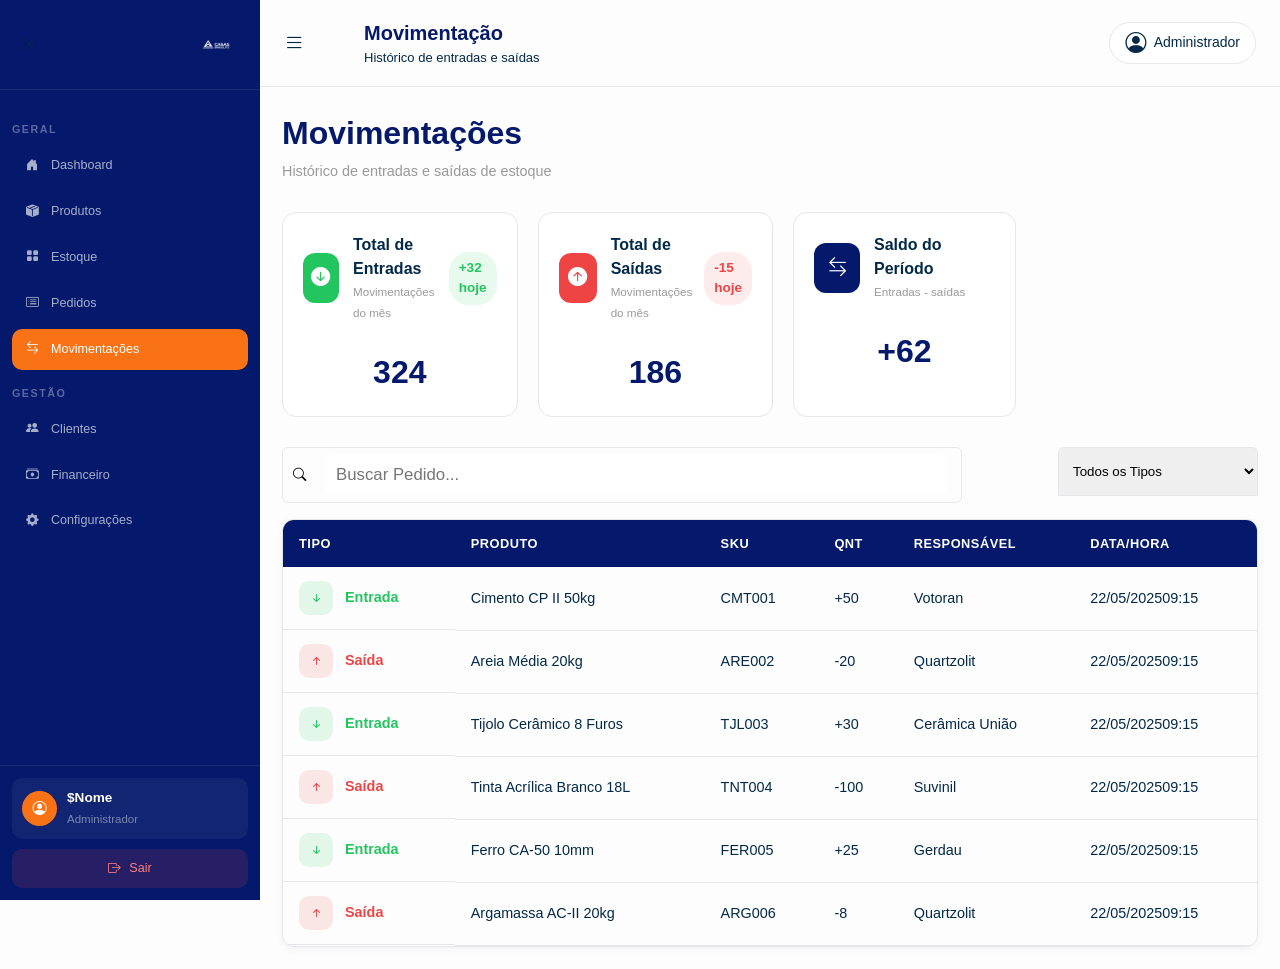
<file: Dashboard/movimentacao.html>
<!DOCTYPE html>
<html lang="en">

<head>
    <meta charset="UTF-8">
    <meta name="viewport" content="width=device-width, initial-scale=1.0">
    <title>Dashboard - Movimentação de Produtos</title>
    <link rel="icon" href="../imagens/logo.png">
    <link rel="stylesheet" href="css/global.css">
    <link rel="stylesheet" href="css/sidebar.css">
    <link rel="stylesheet" href="css/movimentacao.css">
    <link rel="stylesheet" href="https://cdn.jsdelivr.net/npm/bootstrap-icons@1.11.3/font/bootstrap-icons.min.css">
</head>

<body>
    <input type="checkbox" id="menu-toggle">

    <aside class="sidebar">
        <div class="logo">
            <i class="bi bi-x-lg"></i>
            <img src="../imagens/logo-branca.png" alt="logo">
        </div>

        <nav>
            <span class="menu-title">GERAL</span>

            <div class="lista-sidebar">
                <a href="dashboard.html">
                    <i class="bi bi-house-door-fill"></i>
                    <p>Dashboard</p>
                </a>
            </div>

            <div class="lista-sidebar">
                <a href="produtos.html">
                    <i class="bi bi-box-seam-fill"></i>
                    <p>Produtos</p>
                </a>
            </div>

            <div class="lista-sidebar">
                <a href="estoque.html">
                    <i class="bi bi-grid-fill"></i>
                    <p>Estoque</p>
                </a>
            </div>

            <div class="lista-sidebar">
                <a href="pedidos.html" >
                    <i class="bi-card-list"></i>
                    <p>Pedidos</p>
                </a>
            </div>

            <div class="lista-sidebar">
                <a href="movimentacao.html" class="active">
                    <i class="bi bi-arrow-left-right"></i>
                    <p>Movimentações</p>
                </a>
            </div>

            <span class="menu-title">GESTÃO</span>

            <div class="lista-sidebar">
                <a href="#">
                    <i class="bi bi-people-fill"></i>
                    <p>Clientes</p>
                </a>
            </div>

            <div class="lista-sidebar">
                <a href="#">
                    <i class="bi bi-cash-stack"></i>
                    <p>Financeiro</p>
                </a>
            </div>

            <div class="lista-sidebar">
                <a href="#">
                    <i class="bi bi-gear-fill"></i>
                    <p>Configurações</p>
                </a>
            </div>
        </nav>

        <div class="footer-sidebar">
            <div class="user-info-sidebar">
                <i class="bi bi-person-circle"></i>
                <div class="user-name">
                    <p>$Nome</p>
                    <span>Administrador</span>
                </div>
            </div>
            <div class="exit">
                <a href="#">
                    <i class="bi bi-box-arrow-right"></i>
                    <p>Sair</p>
                </a>
            </div>
        </div>
    </aside>

    <div class="content">
        <header class="topbar">
            <div class="topbar-left">
                <label for="menu-toggle" class="menu-btn">
                    <i class="bi bi-list"></i>
                </label>
                <div class="header-left">
                    <h1>Movimentação</h1>
                    <p>Histórico de entradas e saídas</p>
                </div>
            </div>
            <div class="topbar-right">
                <div class="user">
                    <i class="bi bi-person-circle"></i>
                    <p>Administrador</p>
                </div>
            </div>
        </header>

        <main>
            <div class="container-pagina">
                <div class="tabela-header">
                    <div>
                        <h1>Movimentações</h1>
                        <p>Histórico de entradas e saídas de estoque</p>
                    </div>
                </div>

                <div class="kpi-grid">
                    <div class="kpi-card">
                        <div class="kpi-header">
                            <div class="kpi-left">
                                <div class="kpi-icon entrada">
                                    <i class="bi bi-arrow-down-circle-fill"></i>
                                </div>
                                <div>
                                    <div class="kpi-label">Total de Entradas</div>
                                    <small>Movimentações do mês</small>
                                </div>
                            </div>
                            <span class="kpi-extra positivo">
                                +32 hoje
                            </span>
                        </div>
                        <div class="kpi-valor">324</div>
                    </div>


                    <div class="kpi-card">
                        <div class="kpi-header">
                            <div class="kpi-left">
                                <div class="kpi-icon saida">
                                    <i class="bi bi-arrow-up-circle-fill"></i>
                                </div>
                                <div>
                                    <div class="kpi-label">Total de Saídas</div>
                                    <small>Movimentações do mês</small>
                                </div>
                            </div>
                            <span class="kpi-extra negativo">
                                -15 hoje
                            </span>
                        </div>
                        <div class="kpi-valor">186</div>
                    </div>

                    <div class="kpi-card">
                        <div class="kpi-header">
                            <div class="kpi-left">
                                <div class="kpi-icon saldo">
                                    <i class="bi bi-arrow-left-right"></i>
                                </div>
                                <div>
                                    <div class="kpi-label">Saldo do Período</div>
                                    <small>Entradas - saídas</small>
                                </div>
                            </div>
                        </div>
                        <div class="kpi-valor">+62</div>
                    </div>
                </div>

                <div class="main-filtro">
                    <div class="barra-pesquisa">
                        <button>
                            <i class="bi bi-search"></i>
                        </button>
                        <input type="text" name="pesquisa" placeholder="Buscar Pedido...">
                    </div>
                    <div class="status">
                        <select>
                            <option>Todos os Tipos</option>
                            <option>Entrada</option>
                            <option>Saída</option>
                        </select>
                    </div>
                </div>

                <div class="container-tabela-produto">
                    <div class="tabela-wrapper">
                        <div class="tabela">
                            <table>
                                <thead>
                                    <tr>
                                        <th>Tipo</th>
                                        <th>Produto</th>
                                        <th>SKU</th>
                                        <th>Qnt</th>
                                        <th>Responsável</th>
                                        <th>Data/Hora</th>
                                    </tr>
                                </thead>
                                <tbody>
                                    <tr>
                                        <td class="tipo tp-entrada">
                                            <i class="bi bi-arrow-down-short"></i>
                                            <p>Entrada</p>
                                        </td>
                                        <td>Cimento CP II 50kg</td>
                                        <td>CMT001</td>
                                        <td>+50</td>
                                        <td>Votoran</td>
                                        <td class="data">22/05/2025<span>09:15</span></td>
                                    </tr>
                                    <tr>
                                        <td class="tipo tp-saida">
                                            <i class="bi bi-arrow-up-short"></i>
                                            <p>Saída</p>
                                        </td>
                                        <td>Areia Média 20kg</td>
                                        <td>ARE002</td>
                                        <td>-20</td>
                                        <td>Quartzolit</td>
                                        <td class="data">22/05/2025<span>09:15</span></td>
                                    </tr>
                                    <tr>
                                        <td class="tipo tp-entrada">
                                            <i class="bi bi-arrow-down-short"></i>
                                            <p>Entrada</p>
                                        </td>
                                        <td>Tijolo Cerâmico 8 Furos</td>
                                        <td>TJL003</td>
                                        <td>+30</td>
                                        <td>Cerâmica União</td>
                                        <td class="data">22/05/2025<span>09:15</span></td>
                                    </tr>
                                    <tr>
                                        <td class="tipo tp-saida">
                                            <i class="bi bi-arrow-up-short"></i>
                                            <p>Saída</p>
                                        </td>
                                        <td>Tinta Acrílica Branco 18L</td>
                                        <td>TNT004</td>
                                        <td>-100</td>
                                        <td>Suvinil</td>
                                        <td class="data">22/05/2025<span>09:15</span></td>
                                    </tr>
                                    <tr>
                                        <td class="tipo tp-entrada">
                                            <i class="bi bi-arrow-down-short"></i>
                                            <p>Entrada</p>
                                        </td>
                                        <td>Ferro CA-50 10mm</td>
                                        <td>FER005</td>
                                        <td>+25</td>
                                        <td>Gerdau</td>
                                        <td class="data">22/05/2025<span>09:15</span></td>
                                    </tr>
                                    <tr>
                                        <td class="tipo tp-saida">
                                            <i class="bi bi-arrow-up-short"></i>
                                            <p>Saída</p>
                                        </td>
                                        <td>Argamassa AC-II 20kg</td>
                                        <td>ARG006</td>
                                        <td>-8</td>
                                        <td>Quartzolit</td>
                                        <td class="data">22/05/2025<span>09:15</span></td>
                                    </tr>
                                </tbody>
                            </table>
                        </div>
                    </div>
                </div>
            </div>
        </main>
    </div>
</body>

</html>
</file>
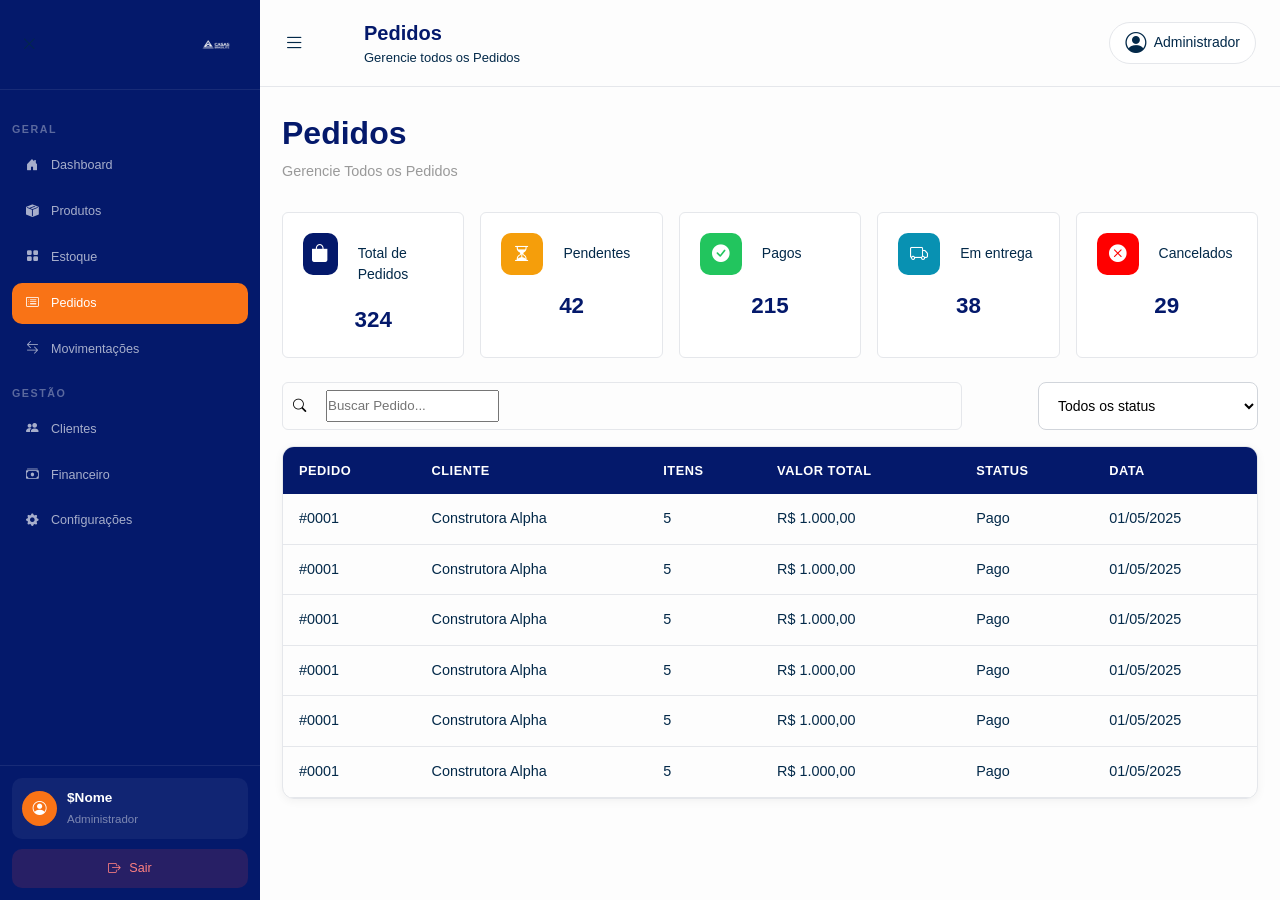
<file: Dashboard/pedidos.html>
<!DOCTYPE html>
<html lang="pt-br">

<head>
    <meta charset="UTF-8">
    <meta name="viewport" content="width=device-width, initial-scale=1.0">
    <title>Dashboard - Pedidos</title>
    <link rel="icon" href="../imagens/logo.png">
    <link rel="stylesheet" href="css/global.css">
    <link rel="stylesheet" href="css/sidebar.css">
    <link rel="stylesheet" href="css/pedidos.css">
    <link rel="stylesheet" href="https://cdn.jsdelivr.net/npm/bootstrap-icons@1.11.3/font/bootstrap-icons.min.css">
</head>

<body>
    <input type="checkbox" id="menu-toggle">

    <aside class="sidebar">
        <div class="logo">
            <i class="bi bi-x-lg"></i>
            <img src="../imagens/logo-branca.png" alt="logo">
        </div>

        <nav>
            <span class="menu-title">GERAL</span>

            <div class="lista-sidebar">
                <a href="dashboard.html">
                    <i class="bi bi-house-door-fill"></i>
                    <p>Dashboard</p>
                </a>
            </div>

            <div class="lista-sidebar">
                <a href="produtos.html">
                    <i class="bi bi-box-seam-fill"></i>
                    <p>Produtos</p>
                </a>
            </div>

            <div class="lista-sidebar">
                <a href="estoque.html">
                    <i class="bi bi-grid-fill"></i>
                    <p>Estoque</p>
                </a>
            </div>

            <div class="lista-sidebar">
                <a href="pedidos.html" class="active">
                    <i class="bi-card-list"></i>
                    <p>Pedidos</p>
                </a>
            </div>

            <div class="lista-sidebar">
                <a href="movimentacao.html">
                    <i class="bi bi-arrow-left-right"></i>
                    <p>Movimentações</p>
                </a>
            </div>

            <span class="menu-title">GESTÃO</span>

            <div class="lista-sidebar">
                <a href="#">
                    <i class="bi bi-people-fill"></i>
                    <p>Clientes</p>
                </a>
            </div>

            <div class="lista-sidebar">
                <a href="#">
                    <i class="bi bi-cash-stack"></i>
                    <p>Financeiro</p>
                </a>
            </div>

            <div class="lista-sidebar">
                <a href="#">
                    <i class="bi bi-gear-fill"></i>
                    <p>Configurações</p>
                </a>
            </div>
        </nav>

        <div class="footer-sidebar">
            <div class="user-info-sidebar">
                <i class="bi bi-person-circle"></i>
                <div class="user-name">
                    <p>$Nome</p>
                    <span>Administrador</span>
                </div>
            </div>
            <div class="exit">
                <a href="#">
                    <i class="bi bi-box-arrow-right"></i>
                    <p>Sair</p>
                </a>
            </div>
        </div>
    </aside>

    <div class="content">
        <header class="topbar">
            <div class="topbar-left">
                <label for="menu-toggle" class="menu-btn">
                    <i class="bi bi-list"></i>
                </label>
                <div class="header-left">
                    <h1>Pedidos</h1>
                    <p>Gerencie todos os Pedidos</p>
                </div>
            </div>
            <div class="topbar-right">
                <div class="user">
                    <i class="bi bi-person-circle"></i>
                    <p>Administrador</p>
                </div>
            </div>
        </header>

        <main>
            <div class="container-pagina">
                <div class="tabela-header">
                    <div>
                        <h1>Pedidos</h1>
                        <p>Gerencie Todos os Pedidos</p>
                    </div>
                    <!-- <a href="cadastro_produtos.php">
                        <i class="bi bi-plus-lg"></i> Novo Pedido
                    </a> -->
                </div>

                <div class="kpi-grid">
                    <div class="kpi-card">
                        <div class="kpi-header">
                            <div class="kpi-icon blue" style="background: var(--title); color: white;">
                                <i class="bi bi-bag-fill"></i>
                            </div>
                            <div class="kpi-label">Total de Pedidos</div>

                        </div>
                        <div class="kpi-valor">324</div>
                    </div>
                    <div class="kpi-card">
                        <div class="kpi-header">
                            <div class="kpi-icon yellow" style="background: #F59E0B; color: white;">
                                <i class="bi bi-hourglass-split"></i>
                            </div>
                            <div class="kpi-label">Pendentes</div>

                        </div>
                        <div class="kpi-valor">42</div>
                    </div>
                    <div class="kpi-card">
                        <div class="kpi-header">
                            <div class="kpi-icon green" style="background: #22C55E; color: white;">
                                <i class="bi bi-check-circle-fill"></i>
                            </div>
                            <div class="kpi-label">Pagos</div>

                        </div>
                        <div class="kpi-valor">215</div>
                    </div>
                    <div class="kpi-card">
                        <div class="kpi-header">
                            <div class="kpi-icon tell" style="background: #0891B2; color: white;">
                                <i class="bi bi-truck"></i>
                            </div>
                            <div class="kpi-label">Em entrega</div>

                        </div>
                        <div class="kpi-valor">38</div>
                    </div>
                    <div class="kpi-card">
                        <div class="kpi-header">
                            <div class="kpi-icon red" style="background: red; color: white;">
                                <i class="bi bi-x-circle-fill"></i>
                            </div>
                            <div class="kpi-label">Cancelados</div>

                        </div>
                        <div class="kpi-valor">29</div>
                    </div>
                </div>

                <div class="main-filtro">
                    <div class="barra-pesquisa">
                        <button>
                            <i class="bi bi-search"></i>
                        </button>
                        <input type="text" name="pesquisa" placeholder="Buscar Pedido...">
                    </div>
                    <div class="status">
                        <select>
                            <option>Todos os status</option>
                            <option>Total de Pedidos</option>
                            <option>Pedentes</option>
                            <option>Pagos</option>
                            <option>Em entrega</option>
                            <option>Cancelados</option>
                        </select>
                    </div>
                </div>


                <div class="container-tabela-produto">
                    <div class="tabela-wrapper">
                        <div class="tabela">
                            <table>
                                <thead>
                                    <tr>
                                        <th>Pedido</th>
                                        <th>Cliente</th>
                                        <th>Itens</th>
                                        <th>Valor Total</th>
                                        <th>Status</th>
                                        <th>Data</th>
                                    </tr>
                                </thead>
                                <tbody>
                                    <tr>
                                        <td>#0001</td>
                                        <td>Construtora Alpha</td>
                                        <td>5</td>
                                        <td>R$ 1.000,00</td>
                                        <td>Pago</td>
                                        <td>01/05/2025</td>
                                    </tr>
                                    <tr>
                                        <td>#0001</td>
                                        <td>Construtora Alpha</td>
                                        <td>5</td>
                                        <td>R$ 1.000,00</td>
                                        <td>Pago</td>
                                        <td>01/05/2025</td>
                                    </tr>
                                    <tr>
                                        <td>#0001</td>
                                        <td>Construtora Alpha</td>
                                        <td>5</td>
                                        <td>R$ 1.000,00</td>
                                        <td>Pago</td>
                                        <td>01/05/2025</td>
                                    </tr>
                                    <tr>
                                       <td>#0001</td>
                                        <td>Construtora Alpha</td>
                                        <td>5</td>
                                        <td>R$ 1.000,00</td>
                                        <td>Pago</td>
                                        <td>01/05/2025</td>
                                    </tr>
                                    <tr>
                                       <td>#0001</td>
                                        <td>Construtora Alpha</td>
                                        <td>5</td>
                                        <td>R$ 1.000,00</td>
                                        <td>Pago</td>
                                        <td>01/05/2025</td>
                                    </tr>
                                    <tr>
                                        <td>#0001</td>
                                        <td>Construtora Alpha</td>
                                        <td>5</td>
                                        <td>R$ 1.000,00</td>
                                        <td>Pago</td>
                                        <td>01/05/2025</td>
                                    </tr>
                                </tbody>
                            </table>
                        </div>
                    </div>
                </div>

            </div>
        </main>
    </div>
</body>

</html>
</file>
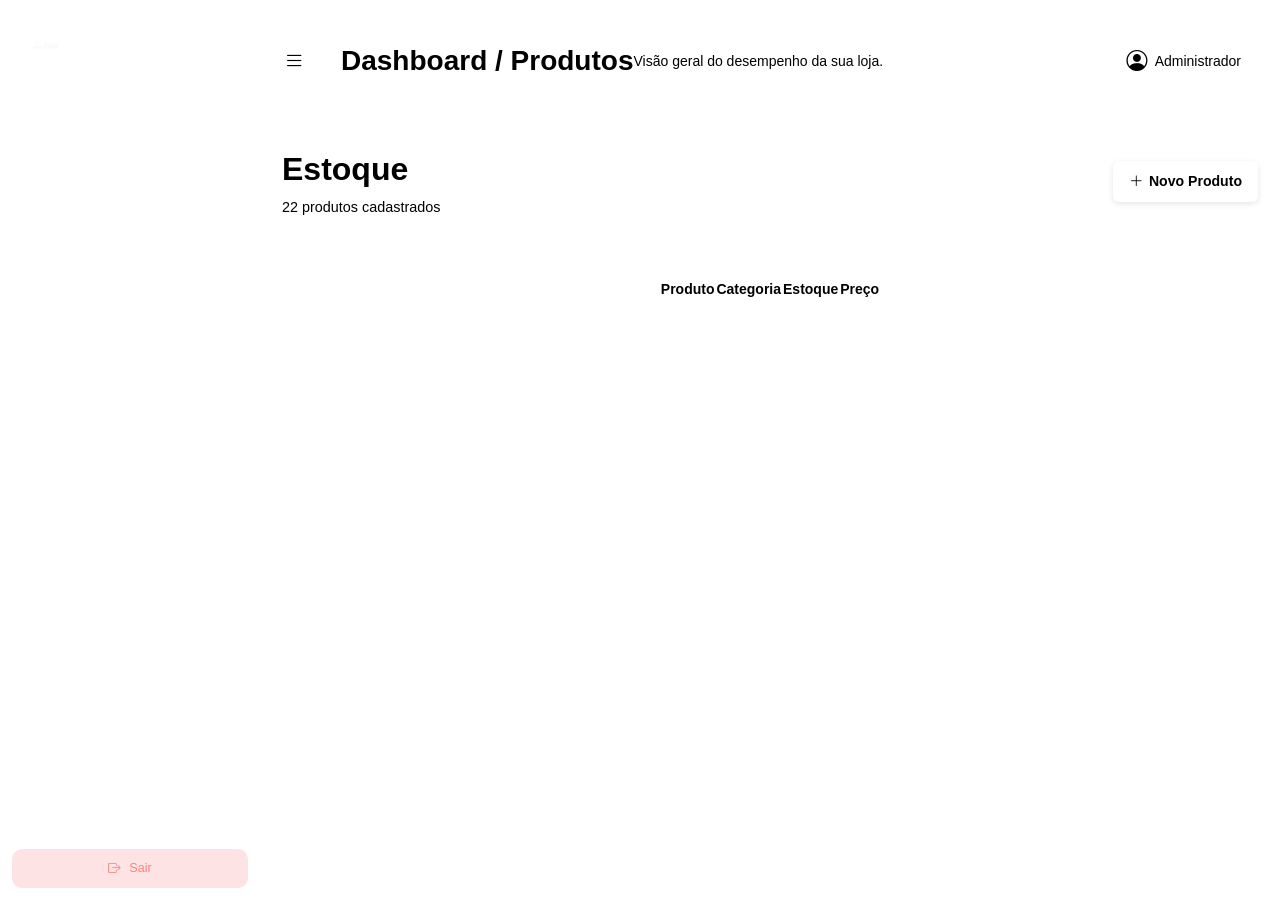
<file: Dashboard/produtos.html>
<!DOCTYPE html>
<html lang="pt-br">

<head>
    <meta charset="UTF-8">
    <meta name="viewport" content="width=device-width, initial-scale=1.0">
    <title>Dashboard - Produtos</title>
    <link rel="icon" href="../imagens/logo.png">
    <link rel="stylesheet" href="css/sidebar.css">
    <link rel="stylesheet" href="css/produtos.css">
    <link rel="stylesheet" href="https://cdn.jsdelivr.net/npm/bootstrap-icons@1.11.3/font/bootstrap-icons.min.css">
</head>

<body>
    <input type="checkbox" id="menu-toggle">

    <aside class="sidebar">

        <div class="logo">
            <img src="../imagens/logo-branca.png" alt="logo">
        </div>

        <nav>

            <div class="lista-sidebar">
                <a href="index.html" class="active">
                    <i class="bi bi-house-fill"></i>
                    <p>Dashboard</p>
                </a>
            </div>

            <div class="lista-sidebar">
                <a href="#">
                    <i class="bi bi-box-seam"></i>
                    <p>Produtos</p>
                </a>
            </div>

            <div class="lista-sidebar">
                <a href="#">
                    <i class="bi bi-pencil-square"></i>
                    <p>Editar Produto</p>
                </a>
            </div>

            <div class="lista-sidebar">
                <a href="#">
                    <i class="bi bi-handbag-fill"></i>
                    <p>Pedidos</p>
                </a>
            </div>

            <div class="lista-sidebar">
                <a href="#">
                    <i class="bi bi-grid-3x3-gap"></i>
                    <p>Estoque</p>
                </a>
            </div>

            <div class="lista-sidebar">
                <a href="#">
                    <i class="bi bi-truck"></i>
                    <p>Entrada/Saída de Materiais</p>
                </a>
            </div>

            <div class="lista-sidebar">
                <a href="#">
                    <i class="bi bi-people-fill"></i>
                    <p>Clientes</p>
                </a>
            </div>

            <div class="lista-sidebar">
                <a href="#">
                    <i class="bi bi-currency-dollar"></i>
                    <p>Fincanceiro</p>
                </a>
            </div>

            <div class="lista-sidebar">
                <a href="#" style="border-bottom: 1px solid var(--border-lista); padding-bottom: 30px;">
                    <i class="bi bi-gear-fill"></i>
                    <p>Configurações</p>
                </a>
            </div>

        </nav>

        <div class="footer-sidebar">
            <div class="user-info-sidebar">
                <i class="bi bi-person-circle"></i>
                <div class="user-name">
                    <p>$NomeDoUsuário</p>
                    <span>Administrador</span>
                </div>
            </div>

            <div class="exit">
                <a href="#">
                    <i class="bi bi-box-arrow-right"></i>
                    <p>Sair</p>
                </a>
            </div>
        </div>
    </aside>

    <div class="content">
        <header class="topbar">
            <div class="topbar-left">
                <label for="menu-toggle" class="menu-btn">
                    <i class="bi bi-list"></i>
                </label>
                <div class="logo">
                    <h1><span>Dashboard</span> / Produtos</h1>
                    <p>Visão geral do desempenho da sua loja.</p>
                </div>
            </div>
            <div class="topbar-right">
                <div class="user">
                    <i class="bi bi-person-circle"></i>
                    <p>Administrador</p>
                </div>
            </div>
        </header>

        <main>
            <div class="container-pagina">
            <div class="tabela-header">
                <div>
                    <h1>Estoque</h1>
                    <p>22 produtos cadastrados</p>
                </div>
                <a href="cadastro_produtos.php" class="btn-header">
                    <i class="bi bi-plus-lg"></i> Novo Produto
                </a>
            </div>
            <div class="container-tabela-produto">
                <table>
                    <thead>
                        <th>Produto</th>
                        <th>Categoria</th>
                        <th>Estoque</th>
                        <th>Preço</th>
                    </thead>
                </table>
            </div>
        </main>
    </div>
</body>

</html>
</file>
<file: Dashboard/css/global.css>
:root {
    --primary: #1D4ED8;
    --green: #22C55E;
    --red: #EF4444;
    --orange: #F97316;
    --orange-hover: #c05000;
    --primary-color: #074880;
    --secondary-color: #C26931;
    --orange-grafico: #ff7700;
    --blue-grafico: #2b09ec;
    --background-color: #fdfdfd;
    --title: #04196B;
    --top-header: #032949e3;
    --text-color: #FFFFFF;
    --border: #e5e7eb;
    --border-fraca: #e9ebee46;
    --detalhes: #032949;
    --icon-box: #aaaaaa;
    --text-info: #707070b4;
    --box-critico: #fa3e3e71;
    --box-atencao: #f9c74f71;
    --text-atencao: #ffd902;
    --text-critico: #ff0000;
    --border-lista: #e5e7eb34;
    --footer-sidebar: #031349;
    
    --primary-blue: #0A1F3C;
    --accent-orange: #F28C07;
    --accent-green: #25D366;
    --bg-light: #F9FAFB;
    --bg-white: #FFFFFF;
    --text-gray: #6B7280;
    --border-color: #E5E7EB;
    --font-main: 'Arial', sans-serif;
}
</file>
<file: Dashboard/css/sidebar.css>
#menu-toggle {
    display: none;
}

.sidebar {
    width: 260px;
    height: 100vh;
    background: var(--title);
    position: fixed;
    left: 0;
    top: 0;
    display: flex;
    flex-direction: column;
    overflow-y: auto;
    overflow-x: hidden;
    z-index: 100;
    transition: .3s;
}

#menu-toggle:checked ~ .sidebar{
    left:-260px;
}

#menu-toggle:checked ~ .content{
    width:100%;
    margin-left:0;
}

.content {
    width: calc(100% - 260px);
    margin-left: 260px;
    min-height: 100vh;
}

.logo {
    display: flex;
    justify-content: space-between;
    align-items: center;
    padding: 22px;
    border-bottom: 1px solid rgba(255, 255, 255, .08);
}

.logo-left {
    display: flex;
    align-items: center;
    gap: 12px;
}

.logo img {
    width: 45px;
    height: 45px;
    object-fit: contain;
}

.logo-text {
    display: flex;
    flex-direction: column;
}

.logo-text h2 {
    color: white;
    font-size: 1rem;
    font-weight: 700;
}

.logo-text p {
    color: rgba(255, 255, 255, .45);
    font-size: .68rem;
    letter-spacing: 1px;
}

.menu-sidebar {
    color: rgba(255, 255, 255, .5);
    font-size: 1.1rem;
    cursor: pointer;
    display:flex;
    align-items:center;
    justify-content:center;
}

.menu-sidebar:hover {
    color: white;
}

.sidebar nav {
    flex: 1;
    padding: 16px 12px;
}

.menu-title {
    display: block;
    color: rgba(255, 255, 255, .35);
    font-size: .67rem;
    font-weight: 600;
    letter-spacing: 1.5px;
    margin: 15px 0 8px;
}

.lista-sidebar {
    margin-bottom: 5px;
}

.lista-sidebar a {
    display: flex;
    align-items: center;
    gap: 12px;
    padding: 11px 14px;
    border-radius: 10px;
    text-decoration: none;
    color: rgba(255, 255, 255, .65);
    transition: .3s;
}

.lista-sidebar a:hover {
    background: rgba(255, 255, 255, .08);
    color: white;
}

.lista-sidebar a.active {
    background: var(--orange);
    color: white;
}

.lista-sidebar a.active i {
    color: white;
}

.footer-sidebar {
    padding: 12px;
    border-top: 1px solid rgba(255, 255, 255, .08);
}

.user-info-sidebar {
    display: flex;
    align-items: center;
    gap: 10px;
    background: rgba(255, 255, 255, .05);
    padding: 10px;
    border-radius: 10px;
    margin-bottom: 10px;
}

.user-info-sidebar i {
    width: 35px;
    height: 35px;
    display: flex;
    align-items: center;
    justify-content: center;
    border-radius: 50%;
    background: var(--orange);
    color: white;

}

.user-name p {
    color: white;
    font-size: .85rem;
    font-weight: 600;

}

.user-name span {
    color: rgba(255, 255, 255, .45);
    font-size: .72rem;

}

.exit a {

    display: flex;
    align-items: center;
    justify-content: center;
    gap: 8px;
    width: 100%;
    padding: 10px;
    border-radius: 10px;
    background: rgba(239, 68, 68, .15);
    color: #ff8080;
    text-decoration: none;
    transition: .3s;
}

.exit a:hover {

    background: rgba(239, 68, 68, .25);

}
</file>
<file: Dashboard/css/movimentacao.css>
*,
*::before,
*::after {
    box-sizing: border-box;
    margin: 0;
    padding: 0;
}

a {
    font-size: .9em;
}

body {
    font-family: 'Inter', sans-serif;
    background: var(--background-color);
    color: var(--detalhes);
    font-size: 14px;
    line-height: 1.5;
    display: flex;
    overflow-x: hidden;
}

.topbar {
    background: var(--background-color);
    border-bottom: 1px solid var(--border);
    padding: 18px 24px;
    height: auto;
    display: flex;
    align-items: center;
    justify-content: space-between;
    position: sticky;
    top: 0;
    z-index: 100;
}

.topbar-left {
    display: flex;
    align-items: center;
    gap: 14px;
}

.topbar i {
    font-size: 1.5em;
}

.topbar label {
    margin-bottom: 0;
    display: flex;
    align-items: center;
}

.header-left {
    display: flex;
    flex-direction: column;
    padding: 0 45px;
}

.header-left h1 {
    font-size: 20px;
    font-weight: 600;
    color: var(--title);
}

.header-left p {
    font-size: 13px;
    color: var(--detalhes);
}

.topbar-right {
    display: flex;
    align-items: center;
    gap: 12px;
}

.user {
    display: flex;
    align-items: center;
    gap: 8px;
    background: var(--text-color);
    border: 1px solid var(--border);
    border-radius: 24px;
    padding: 4px 15px;
    cursor: pointer;
}

.container-pagina {
    padding: 22px;
    max-width: 1550px;
    margin: 0 auto;
}

.tabela-header {
    display: flex;
    justify-content: space-between;
    align-items: center;
    margin-bottom: 30px;
}

.tabela-header h1 {
    font-size: 2rem;
    color: var(--title);
    font-weight: 700;
}

.tabela-header p {
    font-size: .9rem;
    color: var(--text-info);
    margin-top: 4px;
}

.kpi-grid {
    display: grid;
    grid-template-columns: repeat(4, 1fr);
    gap: 20px;
    margin-bottom: 30px;
}

.kpi-card {
    background: var(--text-color);
    border: 1px solid var(--border);
    border-radius: 14px;
    padding: 20px;
    transition: .3s;
}

.kpi-card:hover {
    transform: translateY(-4px);
    box-shadow: 0 10px 25px rgba(0, 0, 0, .08);
}

.kpi-header {
    display: flex;
    justify-content: space-between;
    align-items: center;
}

.kpi-left {
    display: flex;
    align-items: center;
    gap: 14px;
}

.kpi-icon {
    width: 50px;
    height: 50px;
    border-radius: 12px;
    display: flex;
    justify-content: center;
    align-items: center;
    color: white;
    font-size: 1.2rem;
}

.entrada {
    background: var(--green);
}

.saida {
    background: var(--red);
}

.saldo {
    background: var(--title);
}

.kpi-label {
    font-size: 1rem;
    font-weight: 600;
    color: var(--detalhes);
}

.kpi-left small {
    color: var(--text-info);
}

.kpi-extra {
    font-size: .85rem;
    font-weight: 600;
    padding: 6px 10px;
    border-radius: 20px;
}

.positivo {
    background: rgba(34, 197, 94, .1);
    color: var(--green);
}

.negativo {
    background: rgba(239, 68, 68, .1);
    color: var(--red);
}

.kpi-valor {
    margin-top: 25px;
    font-size: 2rem;
    font-weight: 700;
    color: var(--title);
    text-align: center;
}

.main-filtro {
    display: flex;
    gap: 10px;
    justify-content: space-between;
}

.main-filtro form {
    display: flex;
    gap: 10px;
}

.barra-pesquisa {
    border: 1px solid var(--border);
    padding: 7px 10px;
    border-radius: 6px;
    gap: 20px;
    display: flex;
    max-width: 680px;
    width: 100%;
}

.barra-pesquisa button {
    border: none;
    background: none;
}

.item-resultado {
    color: var(--icon-box);
    padding: 20px 0;
    display: flex;
    align-items: center;
    font-size: 14px;

}

input {
    border: none;
    border-radius: 6px;
    padding: 10px;
    outline: none;
    width: 620px;
    font-size: 1.2em;
}

select {
    border: 1px solid var(--border);
    border-top-left-radius: 6px;
    border-top-right-radius: 6px;
    padding: 15px 10px;
    min-width: 200px;
    outline: none;
}

.main-resultados {
    display: flex;
    gap: 10px;
    font-family: 'Inter', sans-serif;
    font-size: 18px;
}

.resultados-busca {
    border: 1px solid var(--border);
    border-radius: 6px;
    gap: 10px;
    max-height: 300px;
    overflow-y: scroll;
    padding: 10px;
    position: absolute;
    z-index: 10;
    background: var(--background-color);
}

.item-resultado {
    border-bottom: 1px solid #e5e7eb;
    width: auto;
    display: flex;
    justify-content: space-between;
}

.item-resultado:last-child {
    border-bottom: none;
}

.link-resultado {
    text-decoration: none;
    display: block;
    color: inherit;
}

.info-resultado {
    display: flex;
    gap: 10px;
    padding: 7px 10px;
}

.info-resultado .resultado {
    border-right: 1px solid var(--title);
    padding: 0 7px;
}

.info-resultado .resultado:last-child {
    border-right: none;
}


.container-tabela-produto {
    margin-top: 16px;
}

.tabela-wrapper {
    background: var(--background-color);
    border: 1px solid var(--border);
    border-radius: 12px;
    overflow: hidden;
    box-shadow: 0 2px 10px rgba(0, 0, 0, 0.05);
    transition: .3s;
}

.tabela-wrapper:hover {
    box-shadow: 0 5px 20px rgba(0, 0, 0, 0.08);
}

.tabela table {
    width: 100%;
    border-collapse: collapse;
}

.tabela thead {
    background: var(--title);
    color: var(--text-color);
}

.tabela thead th {
    padding: 14px 16px;
    text-align: left;
    font-size: .8rem;
    font-weight: 600;
    text-transform: uppercase;
    letter-spacing: .04em;
    white-space: nowrap;
}

.tabela tbody td {
    padding: 14px 16px;
    border-bottom: 1px solid var(--border);
    color: var(--detalhes);
    font-size: .9rem;
    vertical-align: middle;
}

.tabela tbody tr {
    transition: 0.2s;
    cursor: pointer;
}

.tabela tbody tr:hover {
    background-color: rgba(7, 72, 128, 0.04);
}

.tipo {
    display: flex;
    align-items: center;
    gap: 12px;
    font-weight: 500;
}

.tipo i {
    width: 34px;
    height: 34px;
    border-radius: 10px;
    display: flex;
    align-items: center;
    justify-content: center;
    font-size: 1rem;
}

.tp-entrada p {
    color: var(--green);
    font-weight: 600;
}

.tp-entrada i {
    background: rgba(34, 197, 94, .12);
    color: var(--green);
}

.tp-saida p {
    color: var(--red);
    font-weight: 600;
}

.tp-saida i {
    background: rgba(239, 68, 68, .12);
    color: var(--red);
}

.paginacao {
    display: flex;
    justify-content: center;
    align-items: center;
    gap: 10px;
    margin: 30px 0;
}

.box-num {
    display: flex;
    gap: 10px;
}

.box-num a {
    display: flex;
    align-items: center;
    justify-content: center;
    width: 40px;
    height: 40px;
    
    border: 2px solid #ff6b00;
    border-radius: 10px;
    
    color: #ff6b00;
    text-decoration: none;
    font-weight: 600;

    transition: all 0.3s ease;
}

.box-num a:hover {
    background: #ff6b00;
    color: #fff;
    transform: translateY(-2px);
}

.paginacao a.ativo {
    background: #ff6b00;
    color: #fff;
    box-shadow: 0 4px 10px rgba(255, 107, 0, 0.3);
}

.paginacao i {
    color: var(--navy);
    font-size: 20px;
}
</file>
<file: Dashboard/css/pedidos.css>
*,
*::before,
*::after {
    box-sizing: border-box;
    margin: 0;
    padding: 0;
}

a {
    font-size: .9em;
}

body {
    font-family: 'Inter', sans-serif;
    background: var(--background-color);
    color: var(--detalhes);
    font-size: 14px;
    line-height: 1.5;
    display: flex;
    overflow-x: hidden;
}

.status select {
    border: 1px solid var(--border);
    border-top-left-radius: 6px;
    border-top-right-radius: 6px;
    padding: 15px 10px;
    min-width: 200px;
    outline: none;
}

.status-pedido-select {
    padding: 5px;
    border-radius: 4px;
    border: 1px solid #ccc;
    background: #fff;
    cursor: pointer;
}

.topbar {
    background: var(--background-color);
    border-bottom: 1px solid var(--border);
    padding: 18px 24px;
    height: auto;
    display: flex;
    align-items: center;
    justify-content: space-between;
    position: sticky;
    top: 0;
    z-index: 100;
}

.topbar-left {
    display: flex;
    align-items: center;
    gap: 14px;
}

.topbar i {
    font-size: 1.5em;
}

.topbar label {
    margin-bottom: 0;
    display: flex;
    align-items: center;
}

.header-left {
    display: flex;
    flex-direction: column;
    padding: 0 45px;
}

.header-left h1 {
    font-size: 20px;
    font-weight: 600;
    color: var(--title);
}

.header-left p {
    font-size: 13px;
    color: var(--detalhes);
}

.topbar-right {
    display: flex;
    align-items: center;
    gap: 12px;
}

.user {
    display: flex;
    align-items: center;
    gap: 8px;
    background: var(--text-color);
    border: 1px solid var(--border);
    border-radius: 24px;
    padding: 4px 15px;
    cursor: pointer;
}

.container-pagina {
    padding: 22px;
    max-width: 1550px;
    margin: 0 auto;
}

.tabela-header {
    display: flex;
    justify-content: space-between;
    align-items: center;
    margin-bottom: 30px;
}

.tabela-header h1 {
    font-size: 2rem;
    color: var(--title);
    font-weight: 700;
}

.tabela-header p {
    font-size: .9rem;
    color: var(--text-info);
    margin-top: 4px;
}

.status select {
    width: 220px;
    height: 48px;
    padding: 0 15px;
    border: 1px solid #d1d5db;
    border-radius: 8px;
    background: white;
    font-size: 14px;
    cursor: pointer;
}

.tabela-header a {
    text-decoration: none;
    background: var(--orange);
    color: var(--text-color);
    padding: 10px 16px;
    font-weight: 600;
    border-radius: 6px;
    transition: .3s ease;
    box-shadow: 0 2px 6px rgba(0, 0, 0, 0.1);
    font-size: .88rem;
    display: flex;
    align-items: center;
    gap: 6px;
}

.tabela-header a:hover {
    background: var(--orange-hover);
}

.kpi-grid {
    display: grid;
    grid-template-columns: repeat(5, 1fr);
    gap: 16px;
    margin-bottom: 24px;
}

.kpi-card {
    background: var(--text-color);
    border-radius: 6px;
    padding: 20px;
    border: 1px solid var(--border);
    transition: 0.3s ease;
}

.kpi-header {
    display: flex;
    align-items: flex-start;
    gap: 20px;
    margin-bottom: 14px;
}

.kpi-icon {
    width: 42px;
    height: 42px;
    border-radius: 10px;
    display: flex;
    align-items: center;
    justify-content: center;
    font-size: 1.1rem;
}

.kpi-label {
    font-size: 1em;
    margin-top: 10px;
    margin-bottom: 4px;
    font-weight: 500;
}

.kpi-valor {
    text-align: center;
    font-size: 1.4rem;
    font-weight: 700;
    color: var(--title);
}

.main-filtro {
    display: flex;
    gap: 10px;
    justify-content: space-between;
}

.main-filtro form {
    display: flex;
    gap: 10px;
}

.barra-pesquisa {
    border: 1px solid var(--border);
    padding: 7px 10px;
    border-radius: 6px;
    gap: 20px;
    display: flex;
    max-width: 680px;
    width: 100%;
}

.barra-pesquisa button {
    border: none;
    background: none;
}

.pesquisa-filtro {
    border: none;
    border-radius: 6px;
    padding: 10px;
    outline: none;
    width: 620px;
    font-size: 1.2em;
}

.main-resultados {
    display: flex;
    gap: 10px;
    font-family: 'Inter', sans-serif;
    font-size: 18px;
}

.resultados-busca {
    border: 1px solid var(--border);
    border-radius: 6px;
    gap: 10px;
    max-height: 300px;
    overflow-y: scroll;
    padding: 10px;
    position: absolute;
    z-index: 10;
    background: var(--background-color);
}

.item-resultado {
    border-bottom: 1px solid #e5e7eb;
    width: auto;
    display: flex;
    justify-content: space-between;
}

.item-resultado:last-child {
    border-bottom: none;
}

.link-resultado {
    text-decoration: none;
    display: block;
    color: inherit;
}

.info-resultado {
    display: flex;
    gap: 10px;
    padding: 7px 10px;
}

.info-resultado .resultado {
    border-right: 1px solid var(--title);
    padding: 0 7px;
}

.info-resultado .resultado:last-child {
    border-right: none;
}

.container-tabela-produto {
    margin-top: 16px;
}

.tabela-wrapper {
    background: var(--background-color);
    border: 1px solid var(--border);
    border-radius: 12px;
    overflow: hidden;
    box-shadow: 0 2px 10px rgba(0, 0, 0, 0.05);
    transition: .3s;
}

.tabela-wrapper:hover {
    box-shadow: 0 5px 20px rgba(0, 0, 0, 0.08);
}

.tabela table {
    width: 100%;
    border-collapse: collapse;
}

.tabela thead {
    background: var(--title);
    color: var(--text-color);
}

.tabela thead th {
    padding: 14px 16px;
    text-align: left;
    font-size: .8rem;
    font-weight: 600;
    text-transform: uppercase;
    letter-spacing: .04em;
    white-space: nowrap;
}

.tabela tbody td {
    padding: 14px 16px;
    border-bottom: 1px solid var(--border);
    color: var(--detalhes);
    font-size: .9rem;
    vertical-align: middle;
}

.tabela tbody tr {
    transition: 0.2s;
    cursor: pointer;
}

.tabela tbody tr:hover {
    background-color: rgba(7, 72, 128, 0.04);
}
/* Paginação */

.paginacao {
    display: flex;
    justify-content: center;
    align-items: center;
    gap: 10px;
    margin: 30px 0;
}

.box-num {
    display: flex;
    gap: 10px;
}

.box-num a {
    display: flex;
    align-items: center;
    justify-content: center;
    width: 40px;
    height: 40px;
    border: 2px solid #ff6b00;
    border-radius: 10px;
    color: #ff6b00;
    text-decoration: none;
    font-weight: 600;
    transition: all 0.3s ease;
}

.box-num a:hover {
    background: #ff6b00;
    color: #fff;
    transform: translateY(-2px);
}

.paginacao a.ativo {
    background: #ff6b00;
    color: #fff;
    border-color: #ff6b00;
    box-shadow: 0 4px 10px rgba(255, 107, 0, 0.3);
}

.paginacao i {
    color: var(--navy);
    font-size: 20px;
}

.paginacao a:focus,
.paginacao a:focus-visible,
.paginacao a:active {
    outline: none;
}
</file>
<file: Dashboard/css/produtos.css>
*,
*::before,
*::after {
    box-sizing: border-box;
    margin: 0;
    padding: 0;
}

a {
    font-size: .9em;
}

body {
    font-family: 'Inter', sans-serif;
    background: var(--background-color);
    color: var(--detalhes);
    font-size: 14px;
    line-height: 1.5;
    display: flex;
    overflow-x: hidden;
}


.topbar {
    background: var(--background-color);
    border-bottom: 1px solid var(--border);
    padding: 18px 24px;
    height: auto;
    display: flex;
    align-items: center;
    justify-content: space-between;
    position: sticky;
    top: 0;
    z-index: 100;
}

.topbar-left {
    display: flex;
    align-items: center;
    gap: 14px;
}

.topbar i {
    font-size: 1.5em;
}

.topbar label {
    margin-bottom: 0;
    display: flex;
    align-items: center;
}

.header-left {
    display: flex;
    flex-direction: column;
    padding: 0 45px;
}

.header-left h1 {
    font-size: 20px;
    font-weight: 600;
    color: var(--title);
}

.header-left p {
    font-size: 13px;
    color: var(--detalhes);
}

.topbar-right {
    display: flex;
    align-items: center;
    gap: 12px;
}

.user {
    display: flex;
    align-items: center;
    gap: 8px;
    background: var(--text-color);
    border: 1px solid var(--border);
    border-radius: 24px;
    padding: 4px 15px;
    cursor: pointer;
}

.tabela-header {
    display: flex;
    justify-content: space-between;
    align-items: center;
    margin-bottom: 30px;
}

.tabela-header h1 {
    font-size: 2rem;
    color: var(--title);
    font-weight: 700;
}

.tabela-header p {
    font-size: .9rem;
    color: var(--text-info);
    margin-top: 4px;
}

.tabela-header a {
    text-decoration: none;
    background: var(--orange);
    color: var(--text-color);
    padding: 10px 16px;
    font-weight: 600;
    border-radius: 6px;
    transition: .3s ease;
    box-shadow: 0 2px 6px rgba(0, 0, 0, 0.1);
    font-size: .88rem;
    display: flex;
    align-items: center;
    gap: 6px;
}

.tabela-header a:hover {
    background: var(--orange-hover);
}

.container-pagina {
    padding: 22px;
    max-width: 1550px;
    margin: 0 auto;
    display: flex;
    flex-direction: column;
    margin-bottom: -1rem;
}

.cards-status {
    max-width: 1200px;
    display: flex;
    gap: 20px;
    margin-bottom: 20px;
}

.normal,
.atencao,
.critico {
    display: flex;
    gap: 10px;
    border: 1px solid;
    padding: 5px 7px;
    border-radius: 15px;
}

.normal {
    border-color: var(--green);
    color: var(--green);
    background: rgba(0, 255, 0, 0.144);
}

.atencao {
    border-color: var(--orange);
    color: var(--orange);
    background: rgba(255, 136, 0, 0.26);
}

.critico {
    border-color: var(--red);
    color: var(--red);
    background: rgba(255, 0, 0, 0.144);
}

/* Tabela */

.container-tabela-produto {
    max-width: 1700px;
    margin: 2em auto;
}

.tabela-wrapper {
    background: var(--background-color);
    border: 1px solid var(--border);
    border-radius: 12px;
    overflow: hidden;
    box-shadow: 0 2px 10px rgba(0, 0, 0, 0.05);
    transition: .3s;
}

.tabela-wrapper:hover {
    box-shadow: 0 5px 20px rgba(0, 0, 0, 0.08);
}

.tabela table {
    min-width: 1500px;
    width: 100%;
    border-collapse: collapse;
}

.tabela thead {
    background: var(--title);
    color: var(--text-color);
}

.tabela thead th {
    padding: 14px 16px;
    text-align: left;
    font-size: .8rem;
    font-weight: 600;
    text-transform: uppercase;
    letter-spacing: .04em;
    white-space: nowrap;
}

.tabela tbody td {
    padding: 14px 16px;
    border-bottom: 1px solid var(--border);
    color: var(--detalhes);
    font-size: .9rem;
    vertical-align: middle;
}

.tabela tbody tr {
    transition: 0.2s;
    cursor: pointer;
}

.tabela tbody tr:hover {
    background-color: rgba(7, 72, 128, 0.04);
}

.tabela tbody tr:last-child td {
    border-bottom: none;
}

.btn-acao {
    display: flex;
    gap: 10px;
}

.btn-editar {
    display: flex;
    align-items: center;
    justify-content: center;
    padding: 4px;
    border: 2px solid #ff6b00;
    border-radius: 10px;
    color: var(--text-color);
    background: #ff6b00;
    text-decoration: none;
    font-weight: 600;
    transition: all 0.3s ease;
}

.btn-danger {
    display: flex;
    align-items: center;
    justify-content: center;
    padding: 4px;
    border: 2px solid var(--red);
    border-radius: 10px;
    color: var(--text-color);
    background: var(--red);
    text-decoration: none;
    font-weight: 600;
    transition: all 0.3s ease;
}

.status-normal {
    color: var(--green); 
    font-weight: bold;
}

.status-atencao {
    color: var(--orange); 
    font-weight: bold;
}

.status-critico {
    color: var(--red); 
    font-weight: bold;
}

.tabela .estoque-produtos {
    font-weight: 700;
    display: flex;
    justify-content: center;
}

.acao a {
    text-decoration: none;
    color: var(--text-color);
    background: var(--orange);
    padding: 5px;
    border-radius: 8px;
    font-size: .8em;
    font-weight: 600;
    text-transform: uppercase;
}

.tabela tfoot {
    background: var(--title);
    color: var(--text-color);
}

.tabela tfoot th {
    padding: 14px 16px;
    text-align: left;
    font-size: .88rem;
}


.card-cadastro-produto {
    display: flex;
    flex-direction: column;
    padding: 10px 30px;
    background: var(--text-color);
    border: 1px solid var(--border);
    border-radius: 8px;
    width: 100%;
    max-width: 1200px;
    box-sizing: border-box;
    margin: 0 auto;
}

.top-card-cadastro {
    display: flex;
    align-items: center;
    gap: 15px;
    padding: 15px 0;
    border-bottom: 1px solid var(--border);
}

.top-card-cadastro img {
    height: 40px;
    object-fit: contain;
}

.main-card-cadastro {
    margin-top: 20px;
}

.form-cadastro-produto {
    width: 100%;
    border-radius: 15px;
}


.cadastros-form {
    display: flex;
    flex-direction: column;
    gap: 25px;
}

.top-form,
.main-form {
    display: flex;
    gap: 20px;
    max-width: 100%;
    flex-wrap: wrap;

}

.botton-form {
    display: flex;
    gap: 20px;
    margin-top: 20px;
    flex-direction: column;
}

.financas {
    display: grid;
    grid-template-columns: repeat(5, 1fr);
    max-width: 100%;
    flex-wrap: wrap;
    gap: 10px;
}

.financas .campo input, 
.financas .campo select {
    border: 1px solid var(--border);
    border-radius: 6px;
    padding: 11px 14px;
    width: 100%;
    max-width: 400px;

    outline: none;
    font-family: 'Inter', sans-serif;
    font-size: 14px;
    color: var(--title);
    background-color: var(--background-color);
    box-sizing: border-box;
    transition: border-color 0.2s;
}

.financas .campo input:focus {
    border-color: var(--orange);
}

.campo {
    display: flex;
    flex-direction: column;
    gap: 6px;
    flex: 1;
    min-width: 220px;
    max-width: 100%;
    height: 100%;
}

.campo label {
    font-size: 14px;
    font-weight: 500;
    color: var(--title);
}

.campo label span {
    color: var(--red);
    font-weight: bold;
    max-width: 100%;

}


.campo input,
.campo select,
textarea {
    border: 1px solid var(--border);
    border-radius: 6px;
    padding: 11px 14px;
    width: 100%;
    max-width: 100%;

    outline: none;
    font-family: 'Inter', sans-serif;
    font-size: 14px;
    color: var(--title);
    background-color: var(--background-color);
    box-sizing: border-box;
    transition: border-color 0.2s;
}

.campo input:focus,
.campo select:focus,
textarea:focus {
    border-color: var(--orange);
}

textarea {
    resize: none;
    min-height: 120px;
}

.arquivo-imagem {
    display: flex;
    flex-direction: column;
    gap: 6px;
}


.botoes {
    border-top: 1px solid var(--border);
    padding: 20px 0;
    margin-top: 30px;
    display: flex;
    gap: 15px;
    justify-content: flex-end;
}

.botoes a {
    text-decoration: none;
    color: var(--title);
    border: 1px solid var(--border);
    padding: 10px 30px;
    border-radius: 8px;
    font-size: 14px;
    font-weight: 500;
    display: inline-flex;
    align-items: center;
    transition: background 0.2s;
}

.botoes a:hover {
    background: var(--background-color);
}

.botoes button {
    display: flex;
    gap: 10px;
    align-items: center;
    padding: 10px 25px;
    border-radius: 8px;
    background: var(--orange);
    color: #ffffff;
    outline: none;
    border: none;
    font-size: 14px;
    font-weight: 500;
    cursor: pointer;
    transition: opacity 0.2s;
}

.botoes button:hover {
    opacity: 0.9;
}

.main-filtro {
    display: flex;
    gap: 10px;
    justify-content: space-between;
}

.main-filtro form {
    display: flex;
    gap: 10px;
}

.selects {
    display: flex;
    gap: 10px;
}

.barra-pesquisa {
    border: 1px solid var(--border);
    padding: 7px 10px;
    border-radius: 6px;
    gap: 20px;
    display: flex;
    max-width: 680px;
    width: 100%;
}

.barra-pesquisa button {
    border: none;
    background: none;
}

.select-categorias,
.select-status {
    border: 1px solid var(--border);
    border-top-left-radius: 6px;
    border-top-right-radius: 6px;
    padding: 15px 10px;
    min-width: 200px;
    outline: none;
}

.pesquisa-filtro {
    border: none;
    border-radius: 6px;
    padding: 10px;
    outline: none;
    width: 620px;
    font-size: 1.2em;
}

/* Paginação */

.paginacao {
    display: flex;
    justify-content: center;
    align-items: center;
    gap: 10px;
    margin: 30px 0;
}

.box-num {
    display: flex;
    gap: 10px;
}

.box-num a {
    display: flex;
    align-items: center;
    justify-content: center;
    width: 40px;
    height: 40px;
    
    border: 2px solid #ff6b00;
    border-radius: 10px;
    
    color: #ff6b00;
    text-decoration: none;
    font-weight: 600;

    transition: all 0.3s ease;
}

.box-num a:hover {
    background: #ff6b00;
    color: #fff;
    transform: translateY(-2px);
}

.paginacao a.ativo {
    background: #ff6b00;
    color: #fff;
    box-shadow: 0 4px 10px rgba(255, 107, 0, 0.3);
}

.paginacao i {
    color: var(--navy);
    font-size: 20px;
}

input[type="file"] {
    display: none;
}

.upload-label {
    display: flex;
    flex-direction: column;
    align-items: center;
    justify-content: center;
    width: 220px;
    height: 150px;
    border: 2px dashed #b3c6d4;
    border-radius: 8px;
    background-color: #f4f7f9;
    cursor: pointer;
    transition: all 0.2s ease-in-out;
    font-family: 'Segoe UI', Tahoma, Geneva, Verdana, sans-serif;
}

.upload-label:hover {
    border-color: #0056b3;
    background-color: #ebf3fc;
}

.upload-label .icon {
    font-size: 28px;
    color: #7a8b9a;
    margin-bottom: 5px;
}

.upload-label .title {
    font-size: 14px;
    font-weight: 600;
    color: #333333;
}

.upload-label .subtitle {
    font-size: 12px;
    color: #666666;
    margin-top: 2px;
}
</file>
